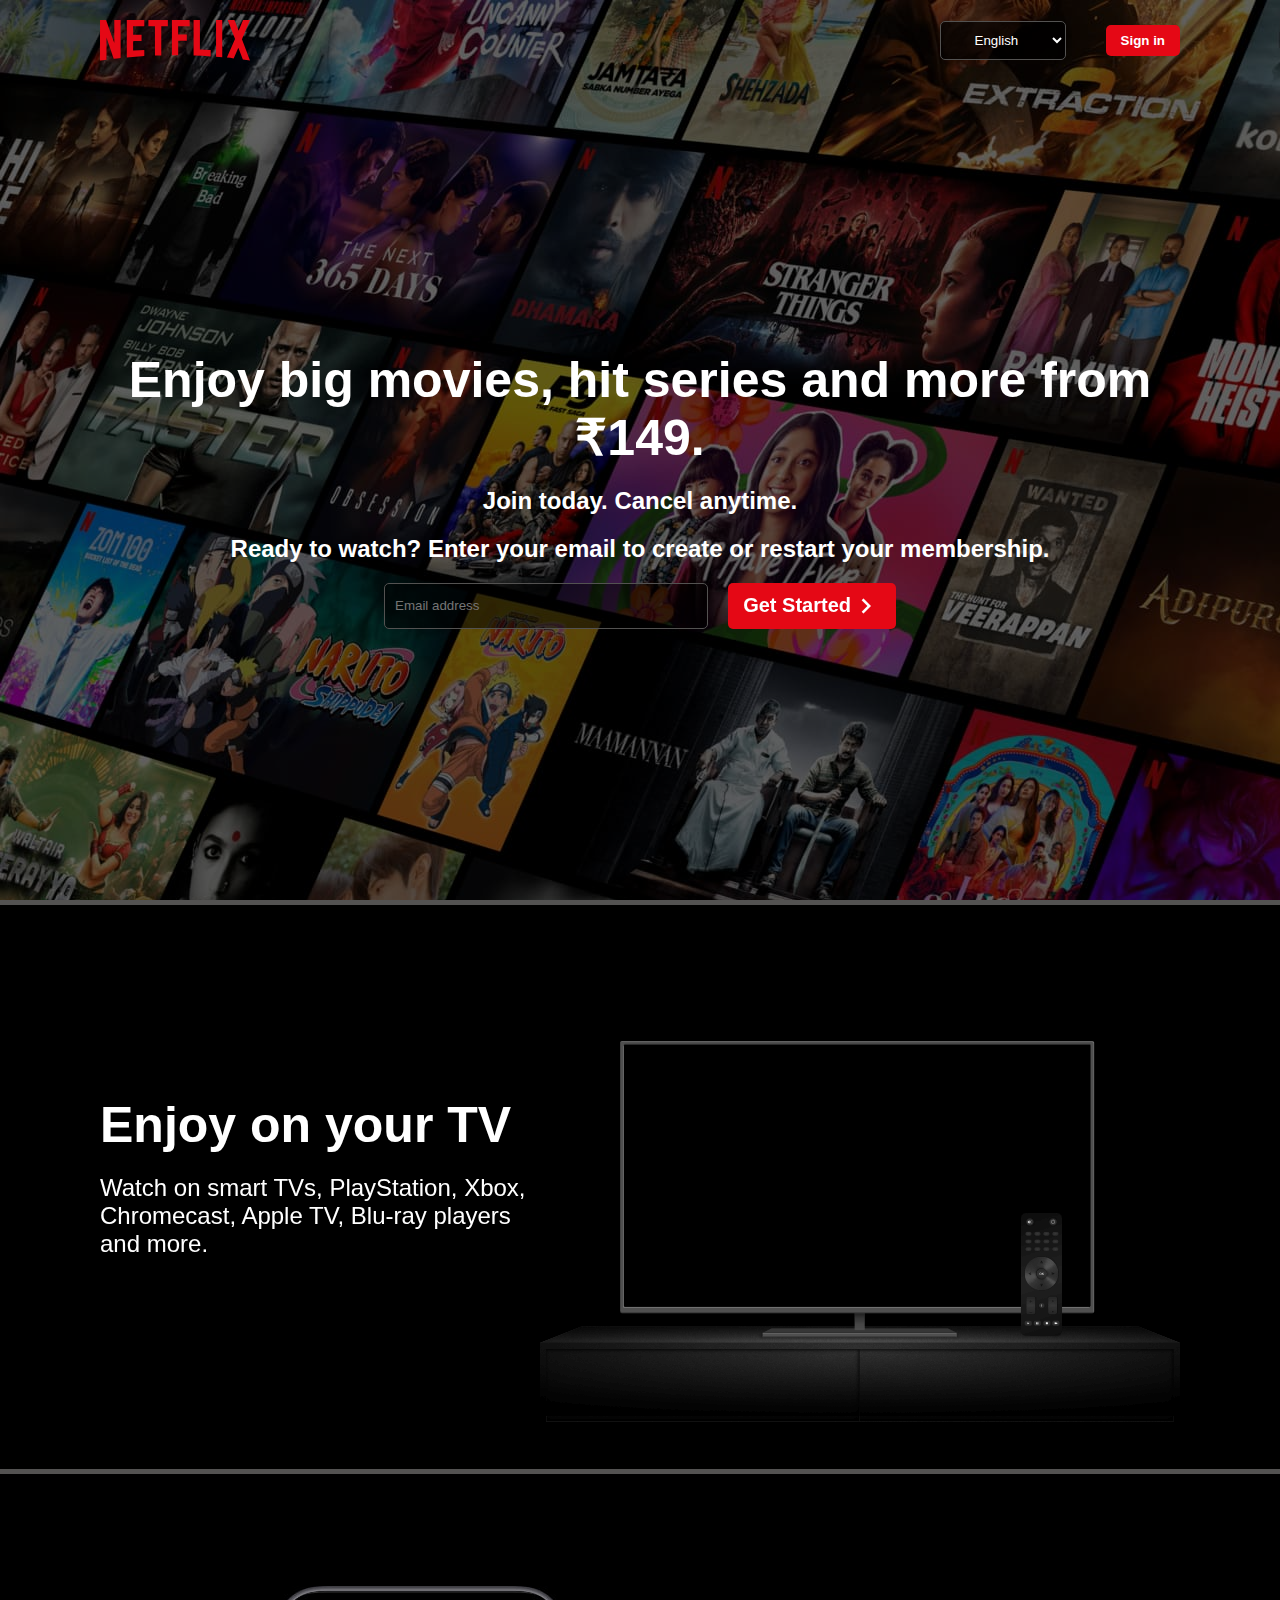
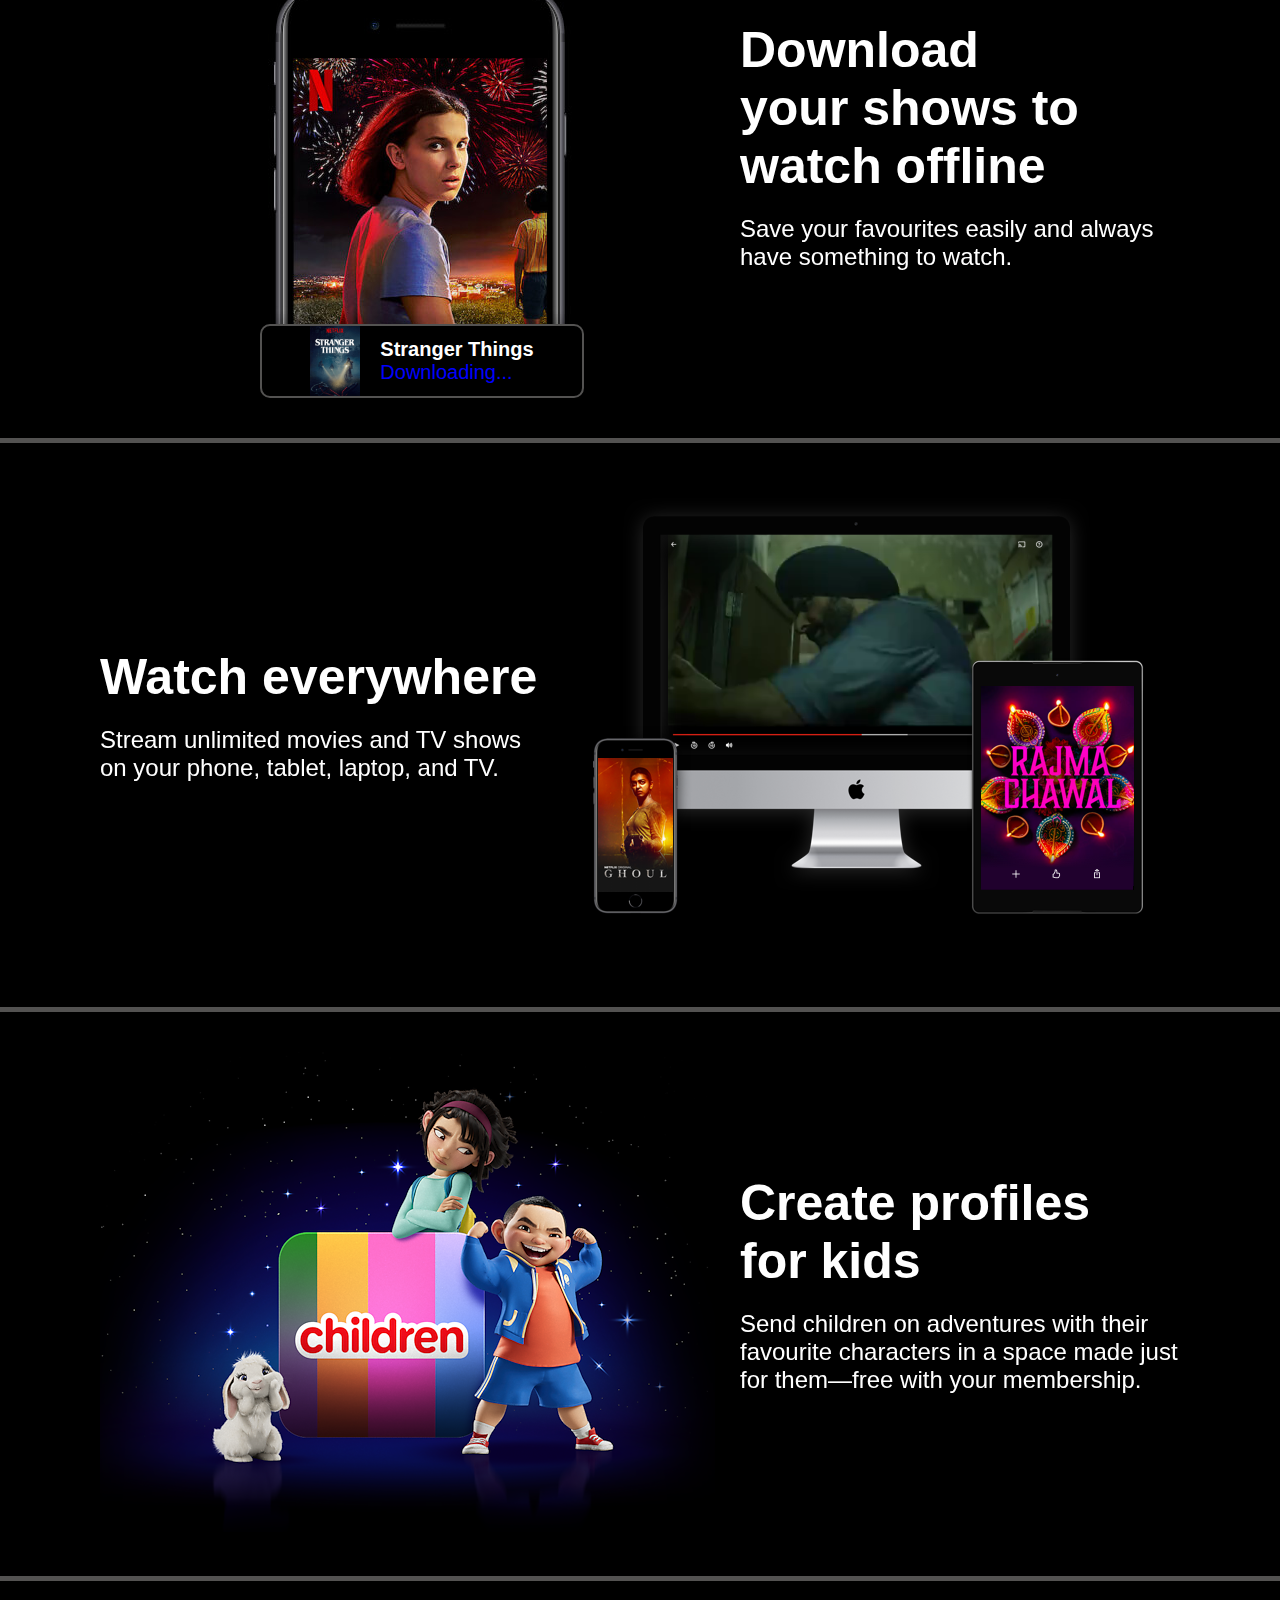
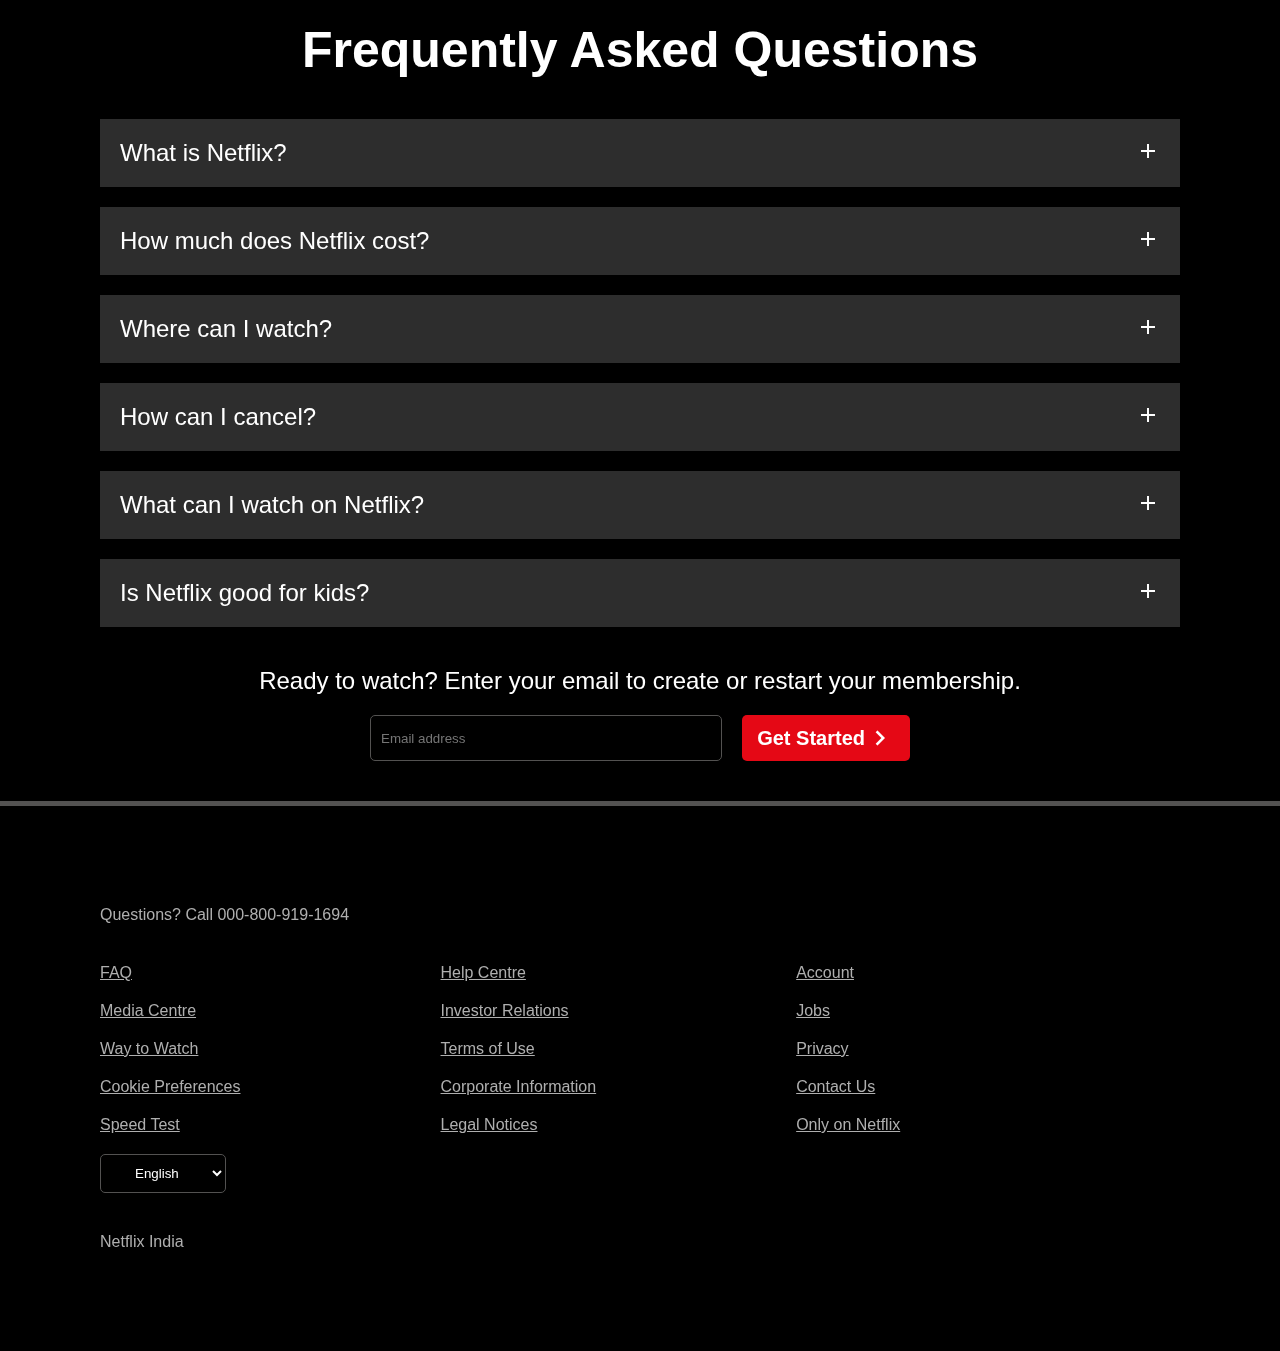
<file: Task 3/Clone Netflix/index.html>
<!DOCTYPE html>
<html lang="en">
<head>
    <meta charset="UTF-8">
    <meta name="viewport" content="width=device-width, initial-scale=1.0">
    <title>Netflix India - Watch TV Shows Online, Watch Movies Online</title>
    <link href="https://fonts.googleapis.com/icon?family=Material+Icons"
      rel="stylesheet">
      <link rel="preconnect" href="https://fonts.googleapis.com">
      <link rel="preconnect" href="https://fonts.gstatic.com" crossorigin>
      <link href="https://fonts.googleapis.com/css2?family=Open+Sans&display=swap" rel="stylesheet">
    <link rel="stylesheet" href="./CSS/style.css">
</head>
<body>
    <header class="top-header">
        <div class="container">
            <nav class="navbar">
                <svg width="150" fill="#E50815" viewBox="0 0 111 30" version="1.1" xmlns="http://www.w3.org/2000/svg" xmlns:xlink="http://www.w3.org/1999/xlink" aria-hidden="true" role="img" class="default-ltr-cache-1d568uk ev1dnif1"><g><path d="M105.06233,14.2806261 L110.999156,30 C109.249227,29.7497422 107.500234,29.4366857 105.718437,29.1554972 L102.374168,20.4686475 L98.9371075,28.4375293 C97.2499766,28.1563408 95.5928391,28.061674 93.9057081,27.8432843 L99.9372012,14.0931671 L94.4680851,-5.68434189e-14 L99.5313525,-5.68434189e-14 L102.593495,7.87421502 L105.874965,-5.68434189e-14 L110.999156,-5.68434189e-14 L105.06233,14.2806261 Z M90.4686475,-5.68434189e-14 L85.8749649,-5.68434189e-14 L85.8749649,27.2499766 C87.3746368,27.3437061 88.9371075,27.4055675 90.4686475,27.5930265 L90.4686475,-5.68434189e-14 Z M81.9055207,26.93692 C77.7186241,26.6557316 73.5307901,26.4064111 69.250164,26.3117443 L69.250164,-5.68434189e-14 L73.9366389,-5.68434189e-14 L73.9366389,21.8745899 C76.6248008,21.9373887 79.3120255,22.1557784 81.9055207,22.2804387 L81.9055207,26.93692 Z M64.2496954,10.6561065 L64.2496954,15.3435186 L57.8442216,15.3435186 L57.8442216,25.9996251 L53.2186709,25.9996251 L53.2186709,-5.68434189e-14 L66.3436123,-5.68434189e-14 L66.3436123,4.68741213 L57.8442216,4.68741213 L57.8442216,10.6561065 L64.2496954,10.6561065 Z M45.3435186,4.68741213 L45.3435186,26.2498828 C43.7810479,26.2498828 42.1876465,26.2498828 40.6561065,26.3117443 L40.6561065,4.68741213 L35.8121661,4.68741213 L35.8121661,-5.68434189e-14 L50.2183897,-5.68434189e-14 L50.2183897,4.68741213 L45.3435186,4.68741213 Z M30.749836,15.5928391 C28.687787,15.5928391 26.2498828,15.5928391 24.4999531,15.6875059 L24.4999531,22.6562939 C27.2499766,22.4678976 30,22.2495079 32.7809542,22.1557784 L32.7809542,26.6557316 L19.812541,27.6876933 L19.812541,-5.68434189e-14 L32.7809542,-5.68434189e-14 L32.7809542,4.68741213 L24.4999531,4.68741213 L24.4999531,10.9991564 C26.3126816,10.9991564 29.0936358,10.9054269 30.749836,10.9054269 L30.749836,15.5928391 Z M4.78114163,12.9684132 L4.78114163,29.3429562 C3.09401069,29.5313525 1.59340144,29.7497422 0,30 L0,-5.68434189e-14 L4.4690224,-5.68434189e-14 L10.562377,17.0315868 L10.562377,-5.68434189e-14 L15.2497891,-5.68434189e-14 L15.2497891,28.061674 C13.5935889,28.3437998 11.906458,28.4375293 10.1246602,28.6868498 L4.78114163,12.9684132 Z"></path></g></svg>
                
                <div class="right-half">
                    <div class="dropdown-container">
                        <span class="Material-icons language">
                        </span>
                        <select class="language-picker">
                            <option>English</option>
                            <option>Hindi</option>
                        </select>
                        <span class="Material-icons drop-down"></span>
                    </div>
                    <button class="btn">Sign in</button>
                </div>
            </nav>
            <div class="content">
                <h1>
                    Enjoy big movies, hit series and more from ₹149.
                </h1>
                <p>Join today. Cancel anytime.</p>
                <p>Ready to watch? Enter your email to create or restart your membership.</p>
                <div class="email-container">
                    <input placeholder="Email address">
                    <button class="btn get-started-btn">Get Started <span class="material-icons">chevron_right</span></button>
                </div>
            </div>
        </div>
    </header>

    <section class="body-section">
        <div class="left-item">
            <h1>Enjoy on your TV</h1>
            <p>Watch on smart TVs, PlayStation, Xbox, Chromecast, Apple TV, Blu-ray players and more.</p>
        </div>
        <div class="right-item">
            <img src="./tv.png" alt="">
            <video muted loop autoplay>
                <source src="./tvvideo.m4v">
            </video>
        </div>
    </section>

    <section class="body-section">
        <div class="left-mobile static-left-item">
            <img src="./mobile.jpg" alt="">
            <div class="layout">
                <img src="./boxshot.png" alt="">
                <p><b>Stranger Things</b><span>Downloading... </span></p>
            </div>
        </div>
        <div class="right-mobile">
            <h1>Download your shows to watch offline</h1>
            <p>Save your favourites easily and always have something to watch.</p>
        </div>
    </section>

    <section class="body-section">
        <div class="left-item">
            <h1>Watch everywhere</h1>
            <p>Stream unlimited movies and TV shows on your phone, tablet, laptop, and TV.</p>
        </div>
        <div class="right-item">
            <img src="./device-pile-in.png" alt="">
            <video muted loop autoplay width="400" style="top: 30px; left: 20%;">
                <source src="./video-devices-in.m4v">
            </video>
        </div>
    </section>

    <section class="body-section">
        <div class="left-mobile static-left-item">
            <img src="./children.png" alt="">
        </div>
        <div class="right-mobile">
            <h1>Create profiles for kids</h1>
            <p>Send children on adventures with their favourite characters in a space made just for them—free with your membership.</p>
        </div>
    </section>

    <section class="faq-container">
        <h1>Frequently Asked Questions</h1>
        <div class="faq">
            <p>What is Netflix?</p>
            <span class="material-icons">add</span>
        </div>
        <div class="faq">
            <p>How much does Netflix cost?</p>
            <span class="material-icons">add</span>
        </div>
        <div class="faq">
            <p>Where can I watch?</p>
            <span class="material-icons">add</span>
        </div>
        <div class="faq">
            <p>How can I cancel?</p>
            <span class="material-icons">add</span>
        </div>
        <div class="faq">
            <p>What can I watch on Netflix?</p>
            <span class="material-icons">add</span>
        </div>
        <div class="faq">
            <p>Is Netflix good for kids?</p>
            <span class="material-icons">add</span>
        </div>
        
        <p>Ready to watch? Enter your email to create or restart your membership.</p>
    
        <div class="email-container">
            <input placeholder="Email address">
            <button class="btn get-started-btn">Get Started <span class="material-icons">chevron_right</span></button>
        </div>
    </section>

    <footer class="footer-container">
        <p>Questions? Call 000-800-919-1694</p>
        <div class="links-container">
            <div class="links-items">
                <a href="#">FAQ</a>
                <a href="#">Media Centre</a>
                <a href="#">Way to Watch</a>
                <a href="#">Cookie Preferences</a>
                <a href="#">Speed Test</a>
                <div class="dropdown-container">
                    <span class="Material-icons language">
                    </span>
                    <select class="language-picker">
                        <option>English</option>
                        <option>Hindi</option>
                    </select>
                    <span class="Material-icons drop-down"></span>
                </div>
            </div>
            <div class="links-items">
                <a href="#">Help Centre</a>
                <a href="#">Investor Relations</a>
                <a href="#">Terms of Use</a>
                <a href="#">Corporate Information</a>
                <a href="#">Legal Notices</a>
            </div>
            <div class="links-items">
                <a href="#">Account</a>
                <a href="#">Jobs</a>
                <a href="#">Privacy</a>
                <a href="#">Contact Us</a>
                <a href="#">Only on Netflix</a>
            </div>
        </div>
        <p>Netflix India</p>
    </footer>

</body>
</html>
</file>
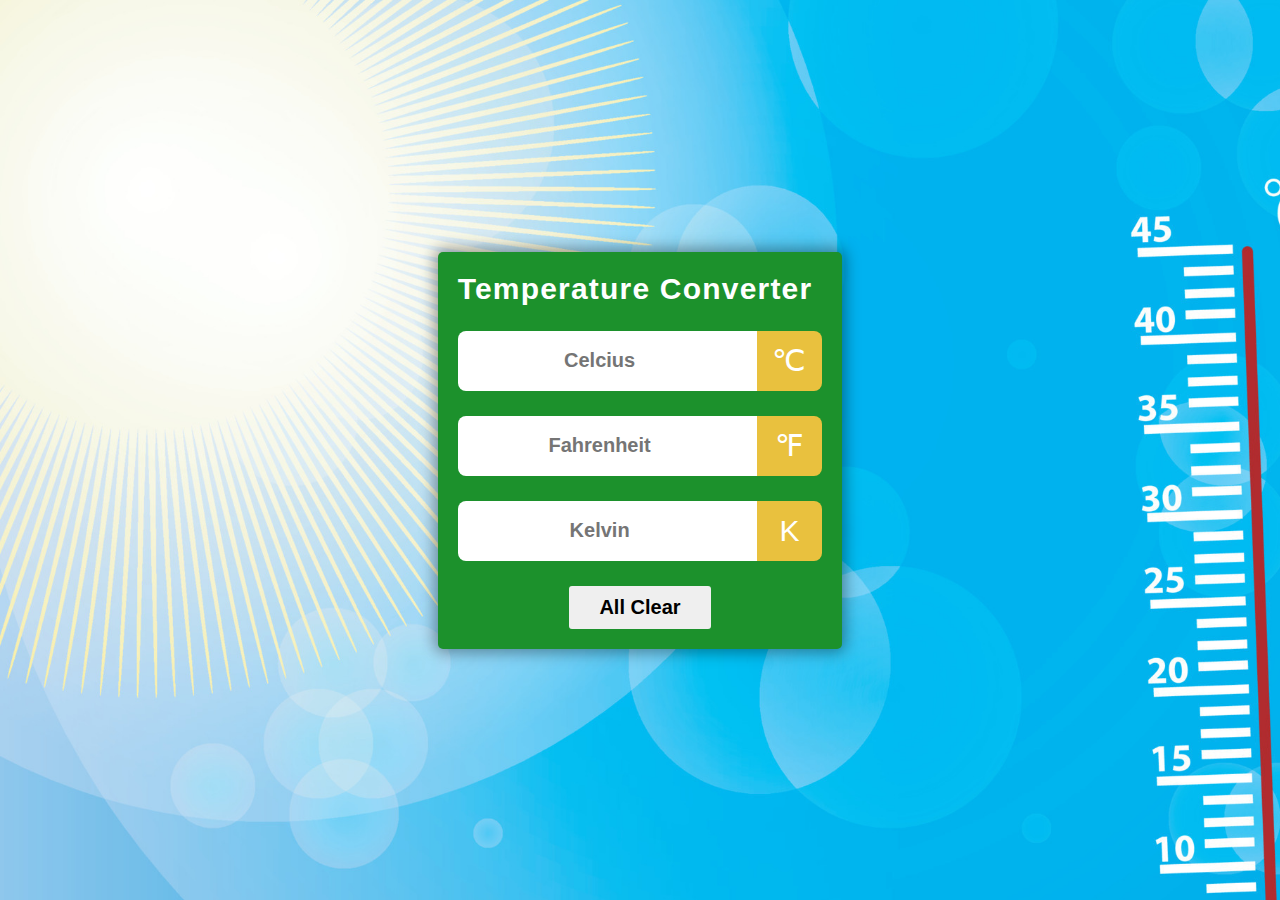
<file: Task 2/Temperature Converter/mainpage.html>
<!DOCTYPE html>
<html lang="en">
<head>
    <meta charset="UTF-8">
    <meta name="viewport" content="width=device-width, initial-scale=1.0">
    <link rel="stylesheet" href="mainpagestyle.css">
    <link rel="stylesheet" href="https://cdnjs.cloudflare.com/ajax/libs/font-awesome/6.4.2/css/all.min.css" integrity="sha512-z3gLpd7yknf1YoNbCzqRKc4qyor8gaKU1qmn+CShxbuBusANI9QpRohGBreCFkKxLhei6S9CQXFEbbKuqLg0DA==" crossorigin="anonymous" referrerpolicy="no-referrer" />
    <title>Temperature Converter</title>
</head>
<body>
    <div class="container">
        <div class="title">
            <h1>Temperature Converter</h1>
            <span class="T-icon">
                <i class="fa-solid fa-temperature-three-quarters"></i>
            </span>
        </div>

        <div id="celcius">
            <input type="number" name="" placeholder="Celcius">
            <span class="icon">&#8451</span>
        </div>
        <div id="fahrenheit">
            <input type="number" name="" placeholder="Fahrenheit">
            <span class="icon">&#8457</span>
        </div>
        <div id="kelvin">
            <input type="number" name="" placeholder="Kelvin">
            <span class="icon">&#8490</span>
        </div>

        <div class="button">
            <button>All Clear</button>
        </div>
    </div>

    <script src="mainpagescript.js"></script>
</body>
</html>
</file>
<file: Task 3/Clone Netflix/CSS/style.css>
*{
    margin: 0;
    padding: 0;
}

html{
    color: white;
    font-family: sans-serif;
    background-color: black;
}

.top-header, .body-section, .faq-container{
    border-bottom: 5px solid #535251;
}

.top-header{
    height: 100vh;
    background-image: url(./background1.png);
}

.container{
    height: 100%;
    background-color: rgba(0,0,0,0.5);
}

.btn{
    background-color: #E50815;
    padding: 8px 15px;
    border: none;
    color: white;
    border-radius: 5px;
    font-weight: bold;
}

.language-picker{
    background-color: rgb(0,0,0,0.7);
    color: white;
    padding: 10px 30px;
    border: 1px solid #535251;
    border-radius: 5px;
}

.dropdown-container{
    position: relative;
}

.language{
    left: 4px;
}

.language, .drop-down{
    position: absolute;
    top: 5px;
}

.drop-down{
    right: 0px;
    top: 6px;
}

.navbar{
    margin: 0 100px;
    padding-top: 20px;
    display: flex;
    justify-content: space-between;
}

.right-half{
    display: flex;
    gap: 40px;
    align-items: center;
}

.content{
    margin: 30vh auto;
    width: 80%;
    text-align: center;
    display: flex;
    flex-direction: column;
    align-items: center;
}

.content h1, .content p{
    margin-top: 20px;    
}

.content h1{
    font-size: 50px;
    font-weight: bold;
}

.content p{
    font-size: 24px;
    font-weight: bold;
}

.email-container{
    display: flex;
    gap: 20px;
    width: 50%;
    margin-top: 20px;
}

.email-container > input{
    flex-grow: 1;
    background-color: rgba(0,0,0,0.5);
    border: 1px solid #535251;
    padding: 0 10px;
    border-radius: 5px;
}

.get-started-btn{
    display: flex;
    align-items: center;
    font-size: 20px;
}

.get-started-btn > span{
    font-size: 30px !important;
}

/* Body section */

.body-section{
    display: flex;
    align-items: center;
    padding: 40px 100px;
}

.left-item h1{
    font-size: 50px;
    margin-bottom: 20px;
}

.left-item p{
    font-size: 24px;
    margin-bottom: 20px;
}

.right-item{
    position: relative;
}

.right-item > video{
    position: absolute;
    top: 20%;
    left: 80px;
    z-index: -1;
}

.right-mobile h1{
    font-size: 50px;
    margin-bottom: 20px;
    width: 80%;
}

.right-mobile p{
    font-size: 24px;
    margin-bottom: 20px;
    width: 9 0%;
}

.layout{
    border: 2px solid #535251;
    border-radius: 10px;
    background-color: black;
    position: absolute;
    width: 50%;
    bottom: 0;
    left: 25%;
    display: flex;
    justify-content: center;
    align-items: center;
    gap: 20px;
}

.layout p{
    font-size: 20px;
    display: flex;
    flex-direction: column;
}

.layout p span{
    color: blue;
}

.layout img{
    width: 50px;
}

.static-left-item{
    position: relative;
}

.faq-container{
    padding: 40px 100px;
    display: flex;
    flex-direction: column;
    align-items: center;
    gap: 20px;
}

.faq-container h1{
    font-size: 50px;
    margin-bottom: 20px;
}

.faq{
    display: flex;
    justify-content: space-between;
    align-self: stretch;
    padding: 20px;
    background-color: rgb(45,45,45);
    transition-duration: 0.5s;
}

.faq > p, .faq span{
    font-size: 24px !important;
}

.faq:hover{
    background-color: rgb(81, 81, 81);
}

.faq-container > p{
    font-size: 24px;
    margin: 20px 0;
    margin-bottom: 0;
}

.faq-container > .email-container{
    margin-top: 0;
}

/* Footer section */

.footer-container{
    padding: 100px;
}

.footer-container, .footer-container a{
    color: rgb(175,175,175);
}

.links-container{
    display: flex;
    gap: 200px;
    justify-content: flex-start;
    padding: 40px 0;
}

.links-items{
    display: flex;
    flex-direction: column;
    gap: 20px;
}
</file>
<file: Task 2/Temperature Converter/mainpagestyle.css>
*{
    padding: 0;
    margin: 0;
    box-sizing: border-box;
}

body{
    display: flex;
    align-items: center;
    justify-content: center;
    min-height: 100vh;
    background-image: url(./background.jpg);
    background-repeat: no-repeat;
    background-size: cover;
}

.container{
    max-width: 450px;
    background: #1c912c;
    border-radius: 5px;
    box-shadow: 0px 0px 15px 3px rgba(0,0,0,0.4);
    font-family: sans-serif;
    padding: 20px;
}

.title{
    display: flex;
    align-items: center;
    justify-content: center;
    flex-wrap: wrap-reverse;
    gap: 10px;
}

.T-icon{
    font-size: 45px;
    color: #ffffff;
}
h1{
    color: #ffffff;
    letter-spacing: 1.2px;
    font-size: 30px;
}
#celcius, #fahrenheit, #kelvin{
    display: flex;
    align-items: center;
    justify-content: center;
    margin-top: 25px;
}
input{
    text-align: center;
    flex: 5;
    height: 60px;
    border: none;
    outline: none;
    font-size: 20px;
    font-weight: 600;
    border-radius: 8px 0 0 8px;
    padding: 0 10px;
}
input::-webkit-outer-spin-button,
input::-webkit-outer-spin-button{
    -webkit-appearance: none;
}
.icon{
    text-align: center;
    flex: 1;
    height: 60px;
    line-height: 60px;
    font-size: 30px;
    background: #e9c13e;
    color: #ffffff;
    border-radius: 0 8px 8px 0 ;
    padding: 0 5px;
}
.button{
    margin-top: 25px;
    text-align: center;
}
.button button{
    padding: 10px 30px;
    border: none;
    outline: none;
    font-size: 20px;
    font-weight: 600;
    border-radius: 3px;
    cursor: pointer;
    transition: 0.4s ;
}
.button button:hover{
    background: rgb(0,0,0);
    color: #ffffff;
}
</file>
